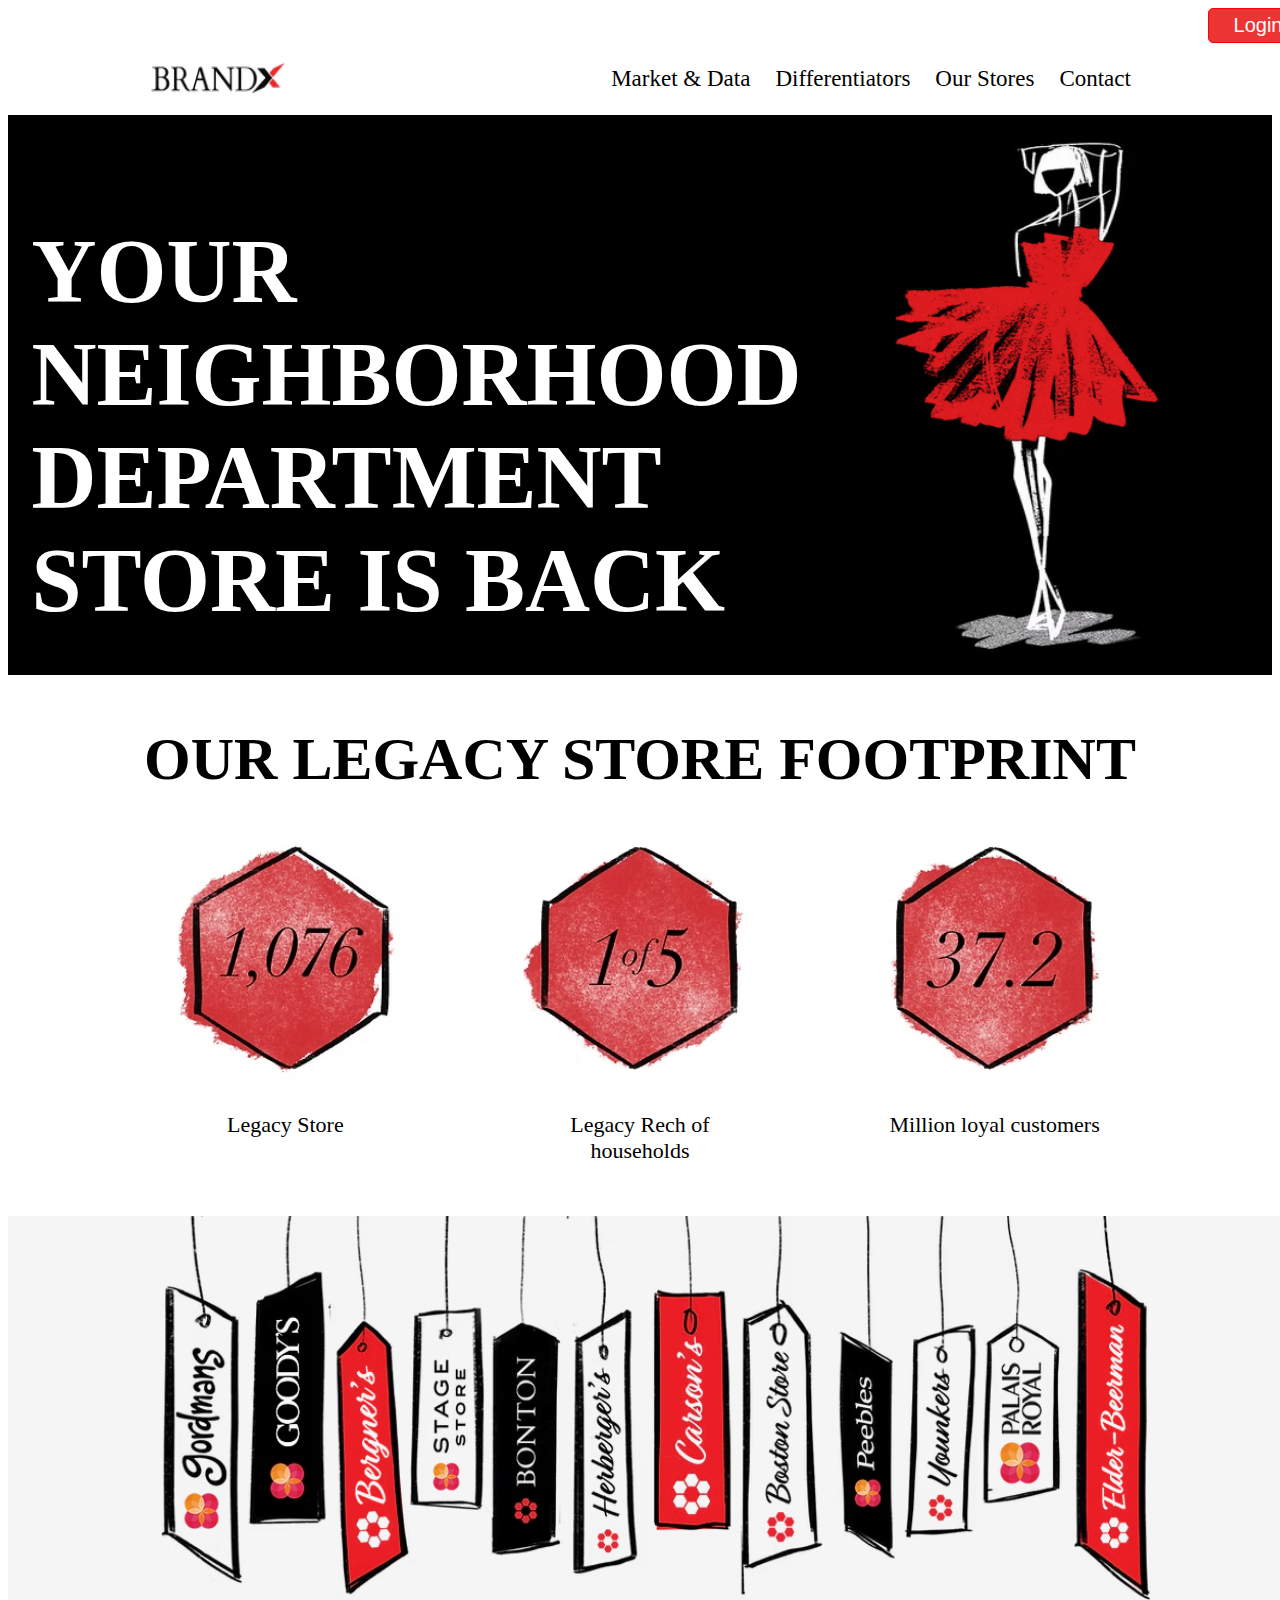
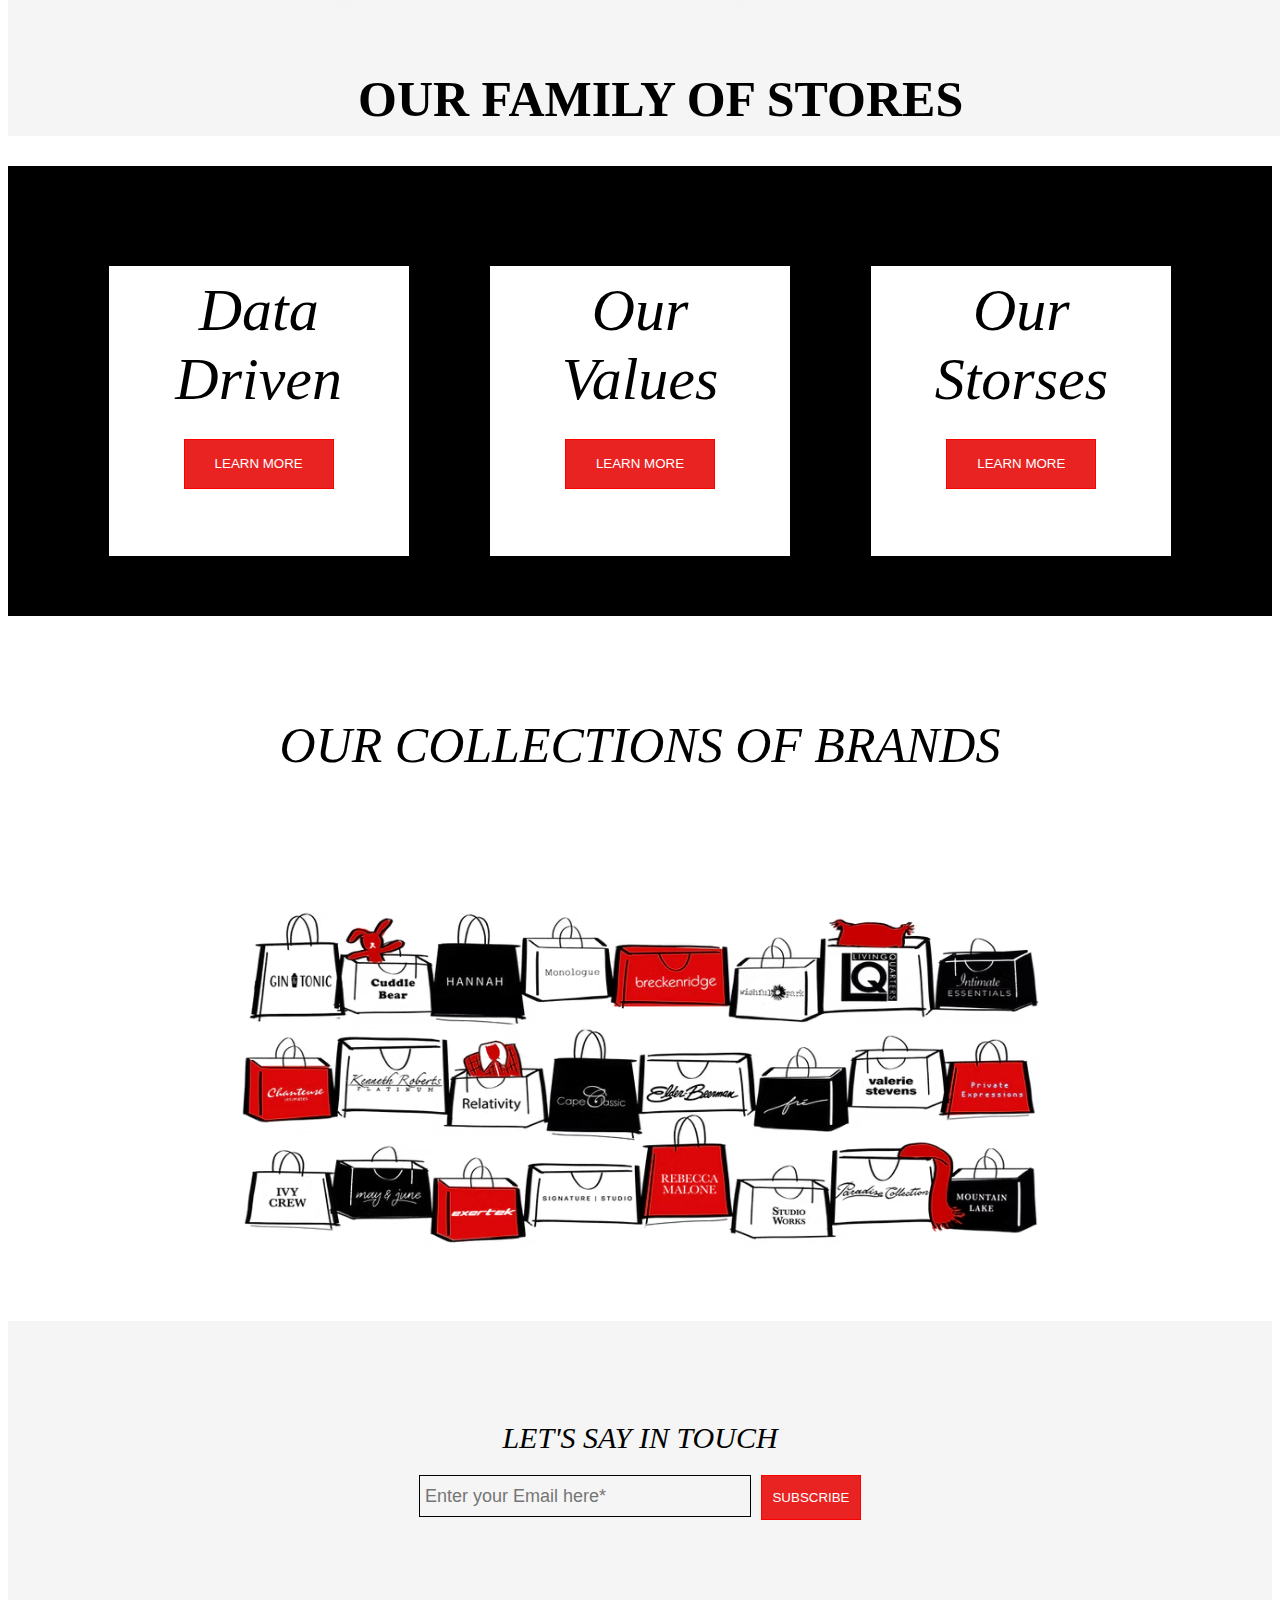
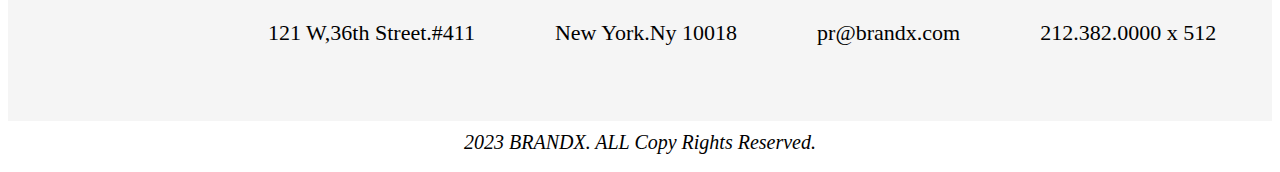
<file: index.html>
<!DOCTYPE html>
<html lang="en">
<head>
    <meta charset="UTF-8">
    <meta name="viewport" content="width=device-width, initial-scale=1.0">
    <title>Brand-X</title>
    <link rel="stylesheet" href="index.css">
    <link rel="stylesheet" href="https://cdnjs.cloudflare.com/ajax/libs/font-awesome/6.6.0/css/all.min.css" integrity="sha512-Kc323vGBEqzTmouAECnVceyQqyqdsSiqLQISBL29aUW4U/M7pSPA/gEUZQqv1cwx4OnYxTxve5UMg5GT6L4JJg==" crossorigin="anonymous" referrerpolicy="no-referrer" />
</head>
<body>
    <header>
        <a href="./login.html"><button class="loginbtn" id="loginbtn">Login</button></a>
        <nav class="navBar">
           
           <img src="./images/BRAND X logo.png" height="50px" width="140px">
           <ul class="ul">
            <a href="./Market&Data.html"><li>Market & Data</li></a>
            <a href="./Differentiators.html"> <li>Differentiators</li></a>
            <a href="./OurStores.html"><li>Our Stores</li></a>
            <a href="./contact.html"><li>Contact</li></a>
           </ul> 
        </nav>
    </header>
    <main>
        <section id="home-section1">
            <div class="text">
               <h1>
                YOUR<br>NEIGHBORHOOD<br>DEPARTMENT<br>STORE IS BACK
               </h1>
            </div>
            <div class="img">
                <img src="./images/marquee_8.png" height="550px" width="400px">
            </div>
        </section>
        <section id="home-section2">
            <h1>
                OUR LEGACY STORE FOOTPRINT
            </h1>
            <div class="imgs">
                 <div class="img1">
                    <img src="./images/1076.avif" height="250px" width="250px" >
                     <p>Legacy Store</p>
                </div>
                 <div class="img2">
                     <img src="./images/1of5.avif" height="250px" width="250px" >
                     <p>Legacy Rech of <br>households</p>
                 </div>
                 <div class="img3">
                     <img src="./images/372.avif" height="250px" width="250px" >
                     <p>Million loyal customers</p>
                 </div>
            </div>
        </section>
        <section id="home-section3">
           <img src="./images/Untitled_Artwork 28_3.png" width="1000px" height="400px">
           <h3>OUR FAMILY OF STORES</h3>
        </section>
        <section id="home-section4">
            <div class="div">

                <div class="service">
                    <em>Data <br>Driven</em>
                    <a href="./Market&Data.html"><button>LEARN MORE</button></a>
                </div>
                <div class="service">
                    <em>Our<br>Values</em>
                   <a href="./Differentiators.html"> <button>LEARN MORE</button></a>
                </div>
                <div class="service">
                    <em>Our <br>Storses</em>
                   <a href="./OurStores.html"><button>LEARN MORE</button></a>
                </div>
               
            </div>
        </section>
        <section id="home-section5">
            <em>OUR COLLECTIONS OF BRANDS</em><br>
            <img src="./images/Untitled_Artwork 47_5.avif" height="500px" width="800px">
        </section>
       
    </main>
    <footer id="footer-section">
        <div id="home-section6">
            <em>LET'S SAY IN TOUCH</em><br>
            <input type="text" placeholder="Enter your Email here*" class="input">
            <input type="button" value="SUBSCRIBE" class="btn">
            <ul id="ul">
                <li class="li"> <i class="fa-brands fa-whatsapp"></i> <i class="fa-brands fa-square-instagram"></i></li>
                <li class="li">121 W,36th Street.#411</li>
                <li class="li">New York.Ny 10018</li>
                <li class="li">pr@brandx.com</li>
                <li class="li">212.382.0000 x 512</li>
            </ul>
        </div>
        <i class="fa-regular fa-copyright"></i>
        <em> 2023 BRANDX. ALL Copy Rights Reserved.</em>
    </footer>
</body>
</html>
</file>
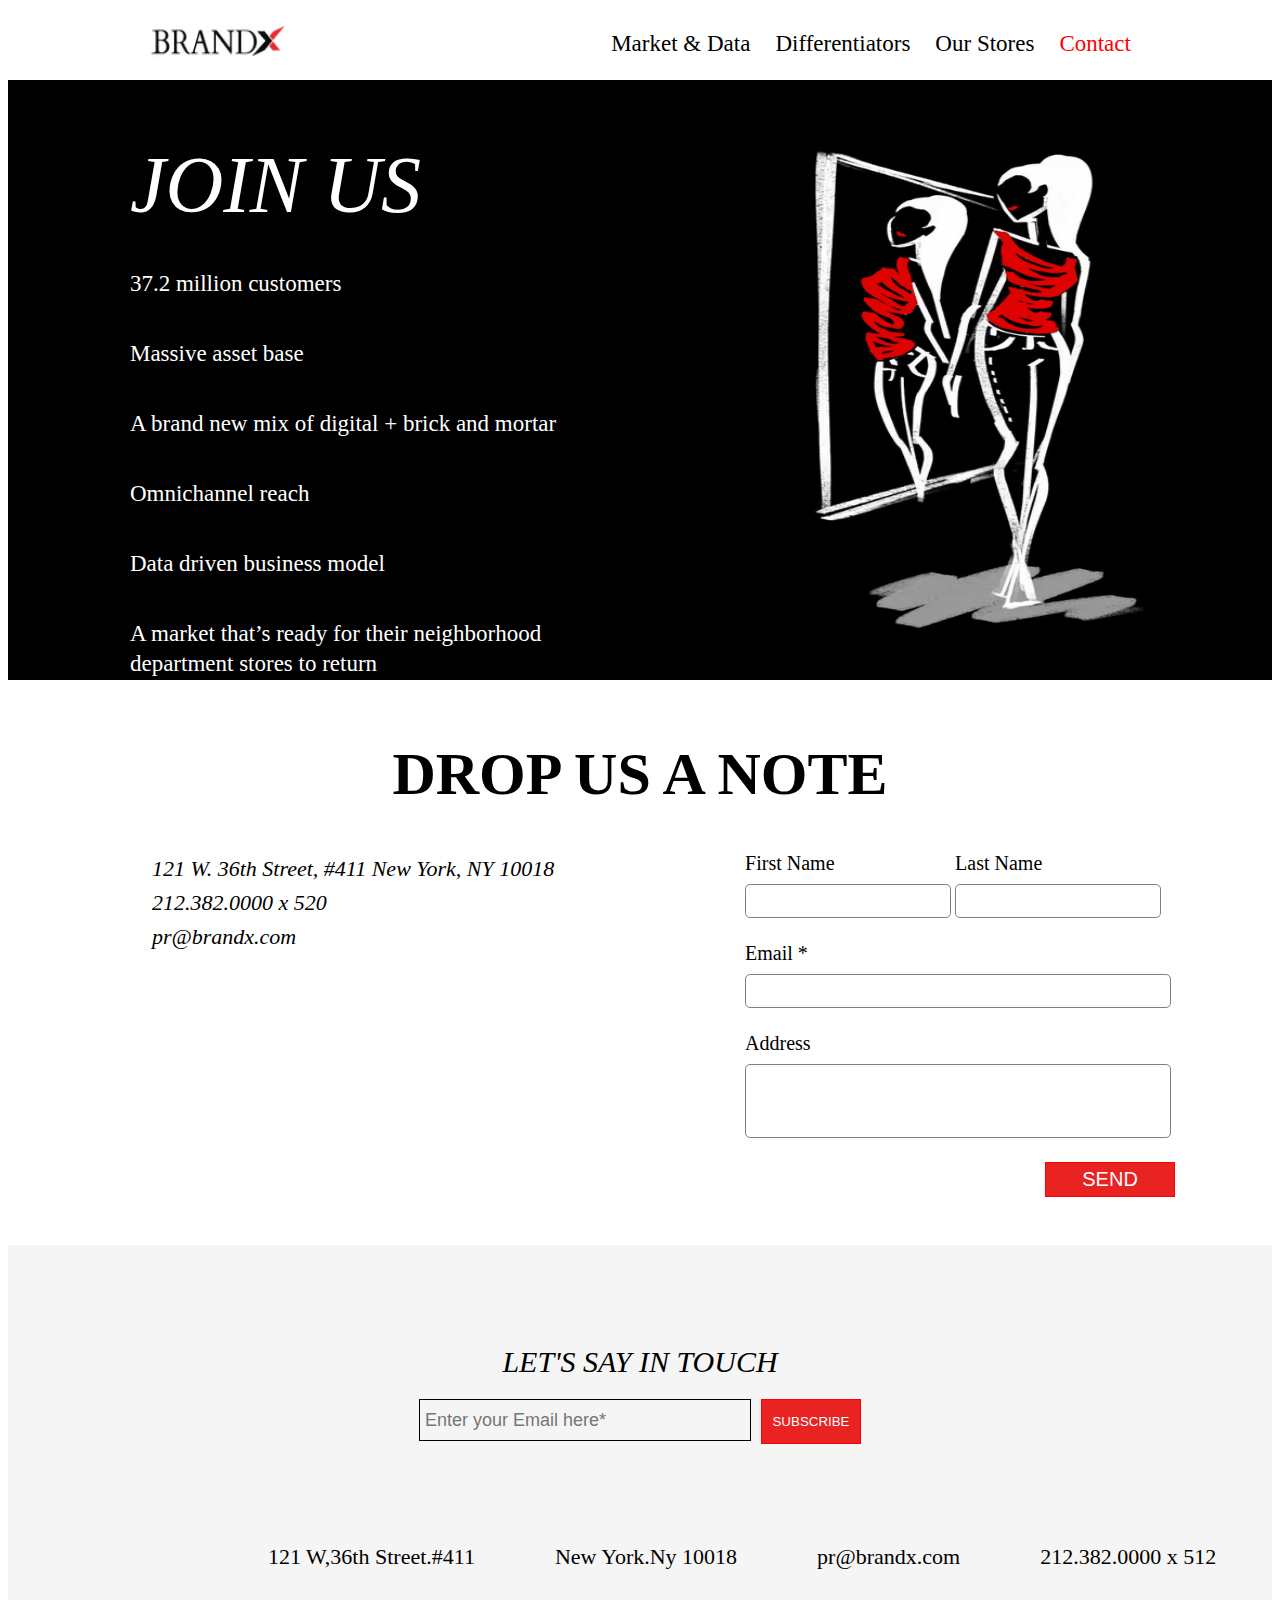
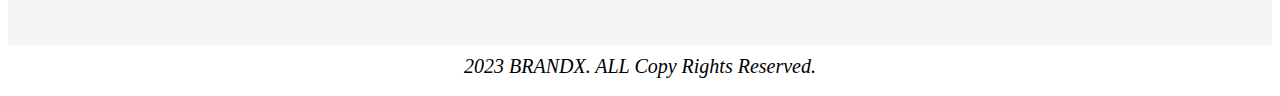
<file: contact.html>
<!DOCTYPE html>
<html lang="en">
<head>
    <meta charset="UTF-8">
    <meta name="viewport" content="width=device-width, initial-scale=1.0">
    <title>Document</title>
     <link rel="stylesheet" href="index.css">
    <link rel="stylesheet" href="https://cdnjs.cloudflare.com/ajax/libs/font-awesome/6.6.0/css/all.min.css" integrity="sha512-Kc323vGBEqzTmouAECnVceyQqyqdsSiqLQISBL29aUW4U/M7pSPA/gEUZQqv1cwx4OnYxTxve5UMg5GT6L4JJg==" crossorigin="anonymous" referrerpolicy="no-referrer" />

</head>
<body>
     <header>
        <nav class="navBar">
           
           <a href="./index.html"><img src="./images/BRAND X logo.png" height="50px" width="140px"></a>
           <ul class="ul">
             <a href="./Market&Data.html"><li>Market & Data</li></a>
            <a href="./Differentiators.html"> <li>Differentiators</li></a>
             <a href="./OurStores.html"><li>Our Stores</li></a>
            <li style="color: red;">Contact</li>
           </ul>
            
        </nav>
    </header>
    <main>
        <section id="contact-section1">
           <div class="contact-section1">
              <div class="txt-area">
                <em>JOIN US</em><br>
                
                <p><i class="fas fa-check" style="color: red;font-size:40px"></i> 37.2 million customers</p>
                <p><i class="fas fa-check" style="color: red;font-size:40px"></i> Massive asset base</p>
                <p><i class="fas fa-check" style="color: red;font-size:40px"></i> A brand new mix of digital + brick and mortar</p>
                <p><i class="fas fa-check" style="color: red;font-size:40px"></i> Omnichannel reach</p>
                <p><i class="fas fa-check" style="color: red;font-size:40px"></i> Data driven business model</p>
                <p><i class="fas fa-check" style="color: red;font-size:40px"></i>
                    A market that’s ready for their neighborhood<br>
                    department stores to return
                </p>
            </div>
              <div class="img-area">
                <img src="./images/Untitled_Artwork 8_2.png" width="350px" height="500px">
              </div>
           </div>
        </section>
        <section id="contact-section2">
            <h1>DROP US A NOTE</h1>
            <div class="contact-section2">
               <div class="address-area">
                <i class="fas fa-map-marker-alt" id="icon"></i>
                <em>121 W. 36th Street, #411 
                   New York, NY 10018
                </em><br>
                <i class="fas fa-phone" id="icon"></i>
                <em>212.382.0000 x 520</em><br>
                <i class="fas fa-envelope" id="icon"></i>
                <em>pr@brandx.com</em><br>
                <i class="fas fa-thumbs-up" id="icon"></i>
                <em>
                    <i class="fab fa-facebook-f"></i>
                    <i class="fab fa-instagram"></i>
                </em>
               </div>
               <div class="form-area">
                
                <form>
                    <table>
                        <tr>
                            <td>First Name</td>
                            <td>Last Name</td>
                        </tr>
                        <tr>
                            <td><input type="text" id="inp"></td>
                             <td><input type="text" id="inp"></td>
                        </tr>
                        <tr>
                            <td>Email *</td>
                        </tr>
                        <tr>
                            <td colspan="2"><input type="text" id="inp1"></td>
                        </tr>
                         <tr>
                            <td>Address</td>
                        </tr>
                        <tr>
                            <td colspan="2"><input type="text" id="inp2"></td>
                        </tr>
                        <tr>
                            <td></td>
                            <td><button>SEND</button></td>
                        </tr>
                    </table>
                </form>

               </div>
            </div>
        </section>
    </main>
    <footer id="footer-section">
        <div id="home-section6">
            <em>LET'S SAY IN TOUCH</em><br>
            <input type="text" placeholder="Enter your Email here*" class="input">
            <input type="button" value="SUBSCRIBE" class="btn">
            <ul id="ul">
                <li class="li"> <i class="fa-brands fa-whatsapp"></i> <i class="fa-brands fa-square-instagram"></i></li>
                <li class="li">121 W,36th Street.#411</li>
                <li class="li">New York.Ny 10018</li>
                <li class="li">pr@brandx.com</li>
                <li class="li">212.382.0000 x 512</li>
            </ul>
        </div>
        <i class="fa-regular fa-copyright"></i>
        <em> 2023 BRANDX. ALL Copy Rights Reserved.</em>
    </footer>
</body>
</html>
</file>
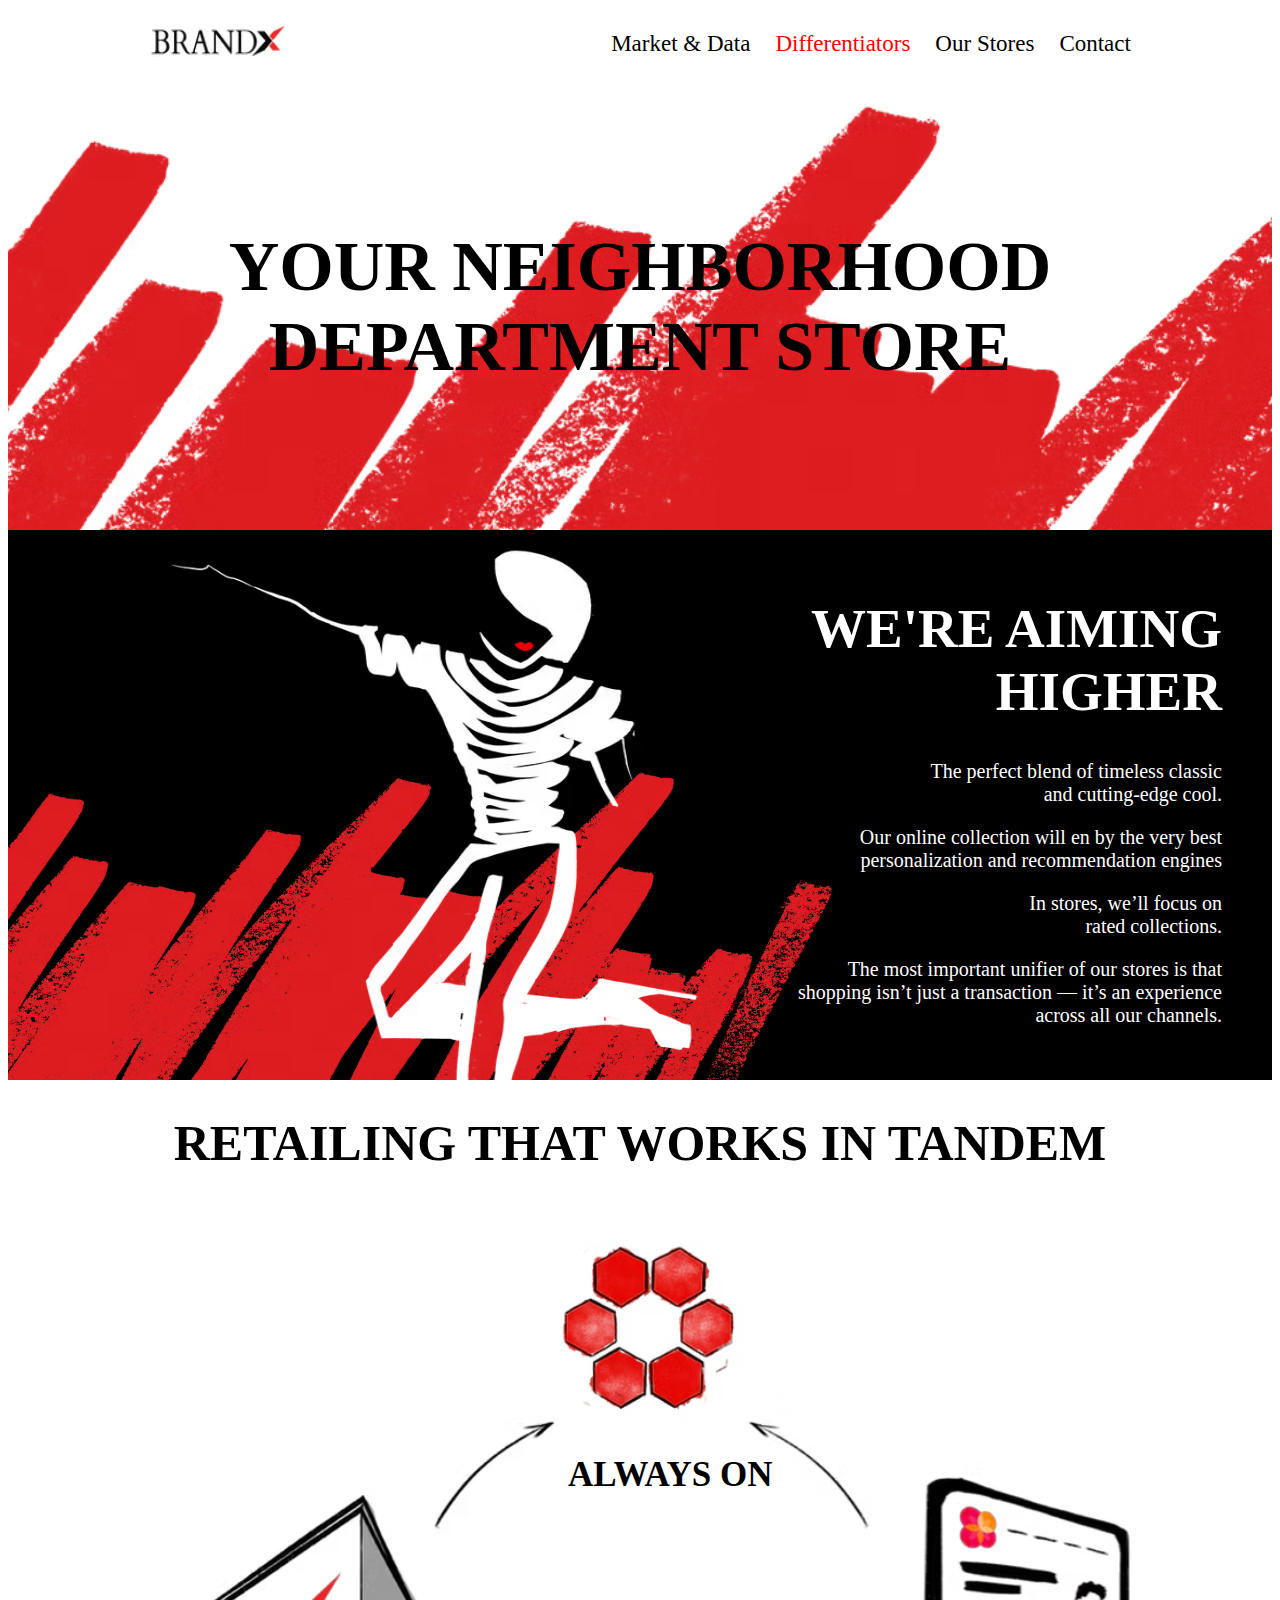
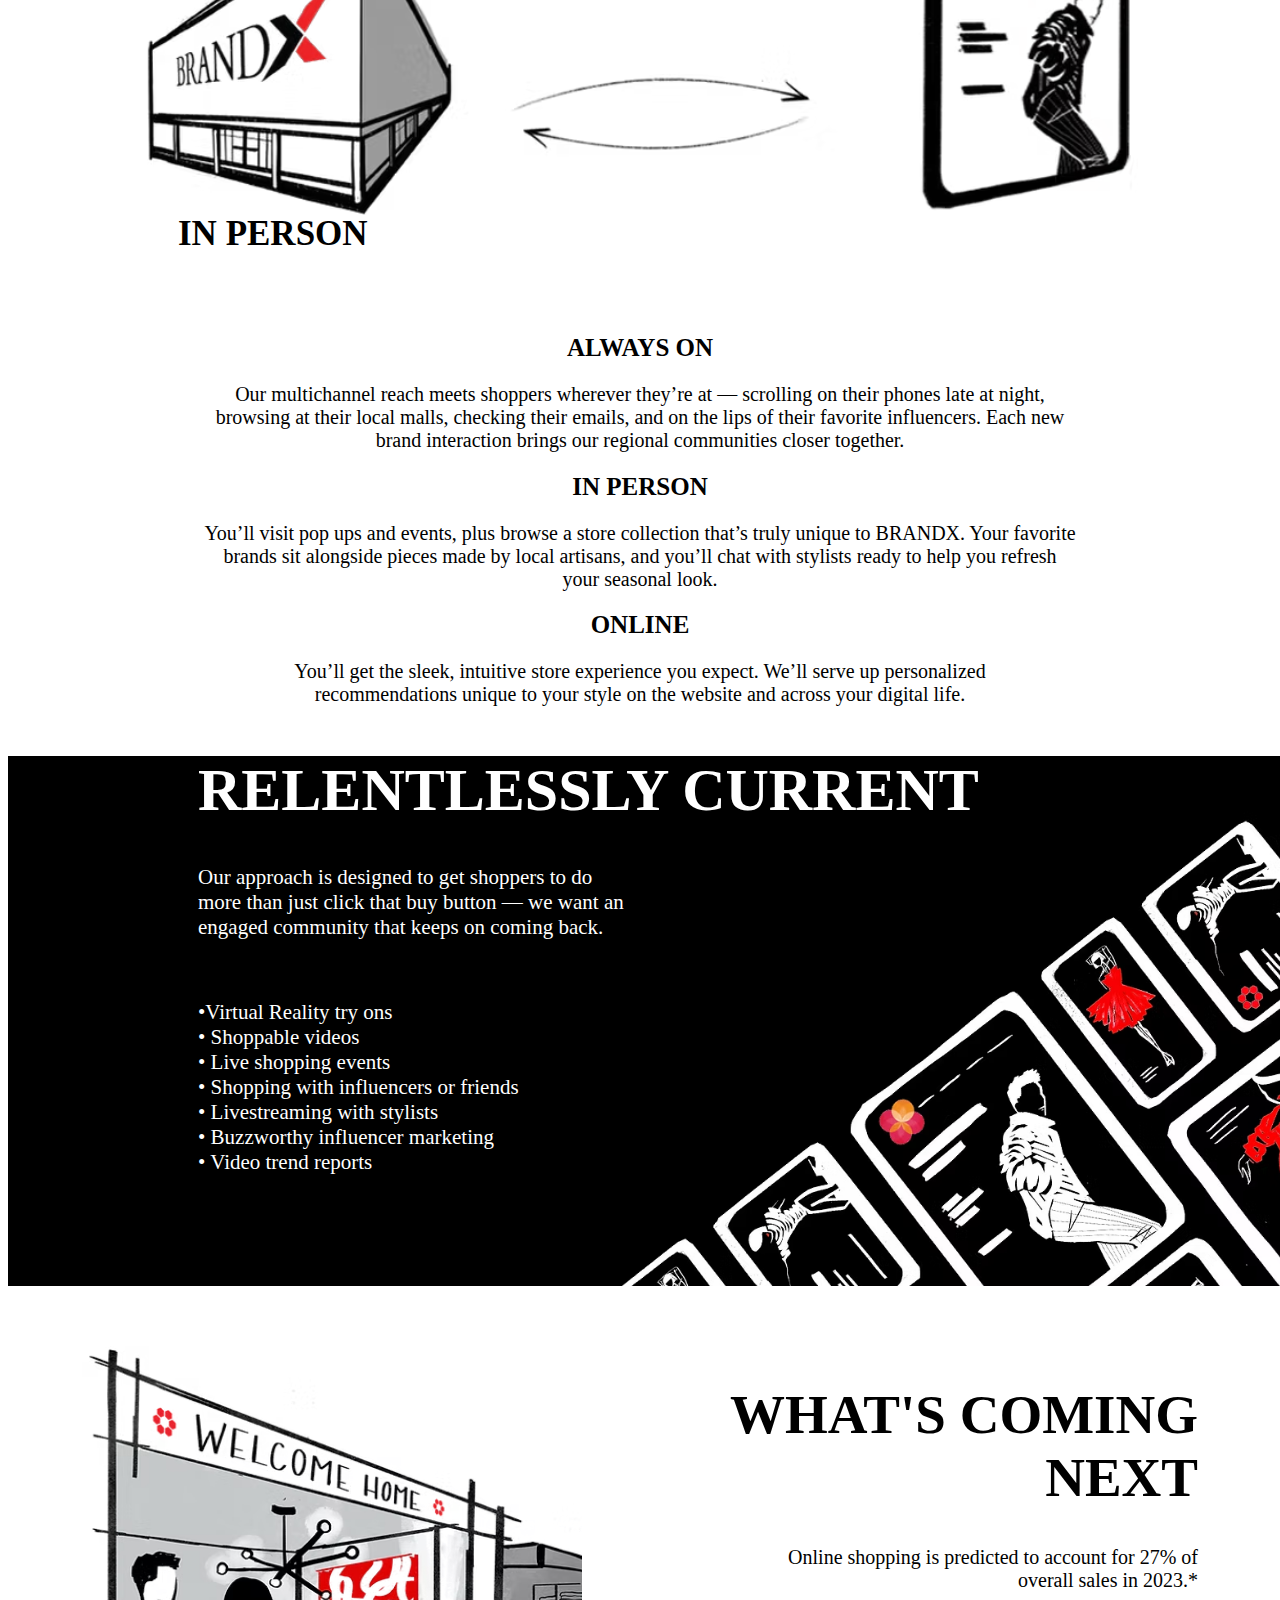
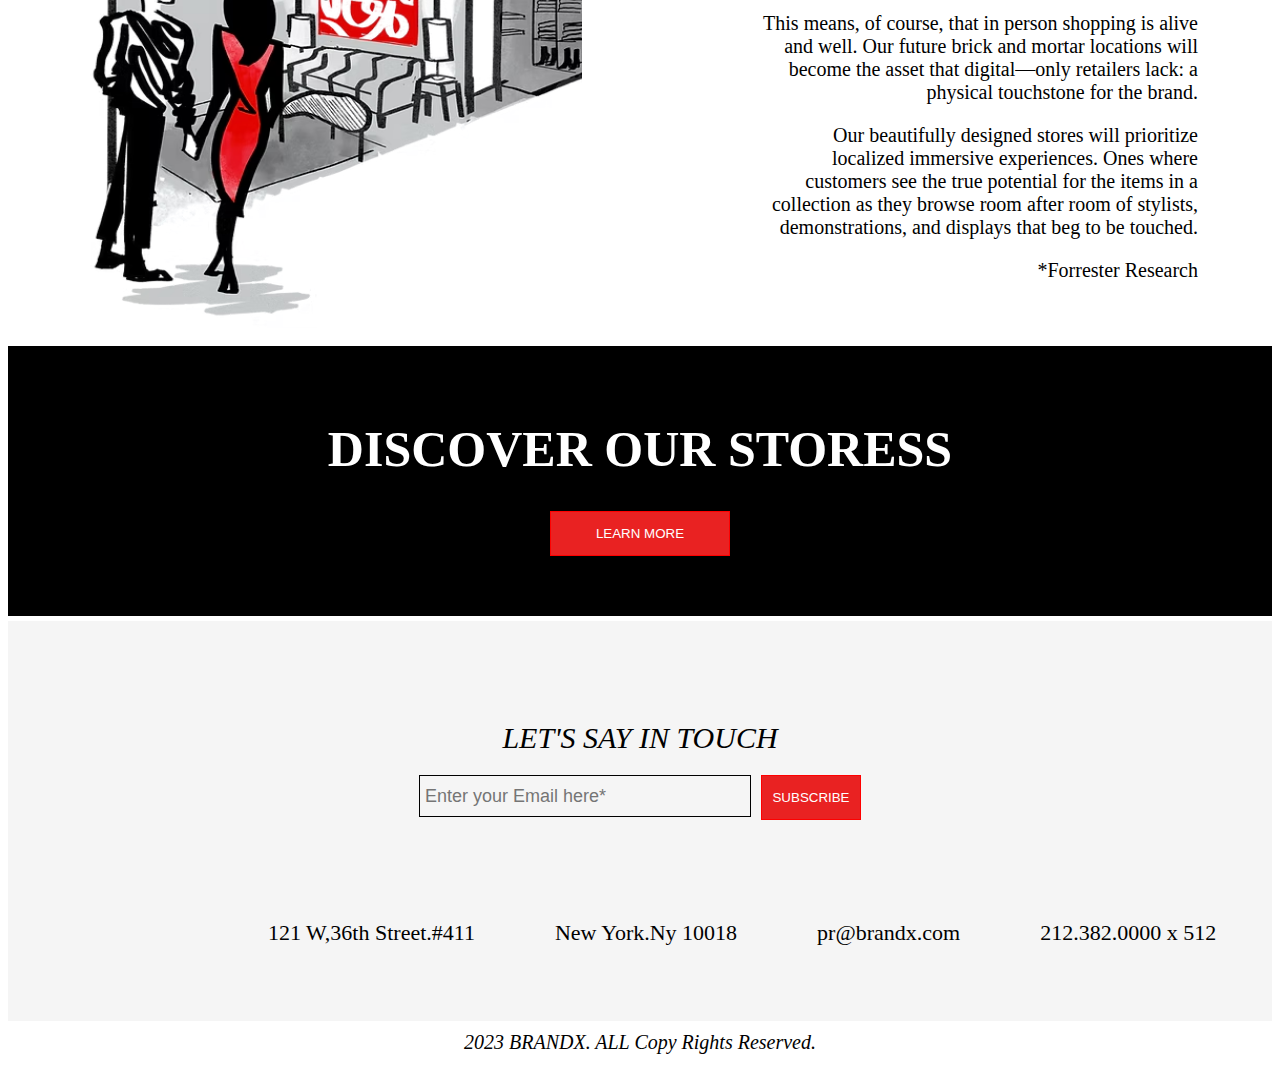
<file: Differentiators.html>
<!DOCTYPE html>
<html lang="en">
<head>
    <meta charset="UTF-8">
    <meta name="viewport" content="width=device-width, initial-scale=1.0">
    <title>Document</title>
    <link rel="stylesheet" href="index.css">
     <link rel="stylesheet" href="https://cdnjs.cloudflare.com/ajax/libs/font-awesome/6.6.0/css/all.min.css" integrity="sha512-Kc323vGBEqzTmouAECnVceyQqyqdsSiqLQISBL29aUW4U/M7pSPA/gEUZQqv1cwx4OnYxTxve5UMg5GT6L4JJg==" crossorigin="anonymous" referrerpolicy="no-referrer" />

</head>
<body>
    <header>
        <nav class="navBar">
           
           <a href="./index.html"><img src="./images/BRAND X logo.png" height="50px" width="140px"></a>
           <ul class="ul">
            <a href="./Market&Data.html"><li>Market & Data</li></a>
            <li style="color: red;">Differentiators</li>
            <a href="./OurStores.html"><li>Our Stores</li></a>
            <a href="./contact.html"><li>Contact</li></a>
           </ul>
            
        </nav>
    </header> 
    <main>
        <section id="Differentiators-section1">
            <h1>YOUR NEIGHBORHOOD<br>DEPARTMENT STORE</h1>
        </section>
        <section id="Differentiators-section2">

            <div class="Differentiators-section2">
                <div class="img-area">
                    <img src="./images/Untitled_Artwork-12.png" height="550px" width="550px">
                </div>
                <div class="text-area">
                    <h1>
                        WE'RE AIMING <br>HIGHER
                    </h1>
                    <p>The perfect blend of timeless classic<br>
                       and cutting-edge cool.
                    </p>
                    <p>
                        Our online collection will en by the very best <br>
                        personalization and recommendation engines 
                    </p>
                    <p>
                        In stores, we’ll focus on <br>
                        rated collections.
                    </p>
                    <p>
                      The most important unifier of our stores is that <br>
                      shopping isn’t just a transaction — it’s an experience<br>
                      across all our channels.  
                    </p>
                </div>
            </div>

        </section>
        <section id="Differentiators-section3">
              <h1>RETAILING THAT WORKS IN TANDEM</h1>
              <div>
                  <h2 class="t1">ALWAYS ON</h2>
                  <h2 class="t2">IN PERSON</h2>
                 
                  
              </div>
        </section>
        <section id="Differentiators-section4">
               <h2>ALWAYS ON</h2>
               <p>
                Our multichannel reach meets shoppers wherever they’re at — scrolling on their phones late at night, <br>
                browsing at their local malls, checking their emails, and on the lips of their favorite influencers. Each new<br>
                brand interaction brings our regional communities closer together. 
               </p>
               <h2>IN PERSON</h2>
               <p>
                You’ll visit pop ups and events, plus browse a store collection that’s truly unique to BRANDX. Your favorite<br> 
                brands sit alongside pieces made by local artisans, and you’ll chat with stylists ready to help you refresh<br>
                your seasonal look.
               </p>
               <h2>ONLINE</h2>
               <p>
                You’ll get the sleek, intuitive store experience you expect. We’ll serve up personalized<br>
                recommendations unique to your style on the website and across your digital life.
               </p>
        </section>
        <section id="Differentiators-section5">
         
            <h1>
                RELENTLESSLY CURRENT
            </h1>
            <p>
                Our approach is designed to get shoppers to do<br>
                more than just click that buy button — we want an <br>
                engaged community that keeps on coming back. 
            </p><br>
            <p>
                
                •Virtual Reality try ons<br>
                • Shoppable videos<br>
                • Live shopping events<br>
                • Shopping with influencers or friends<br>
                • Livestreaming with stylists<br>
                • Buzzworthy influencer marketing<br>
                • Video trend reports<br>
            </p>
        </section>
        <section id="Differentiators-section6">
           <div class="Differentiators-section6">
               <div class="img-area">
                  <img src="./images/Untitled_Artwork 40.png" width="500px" height="600px">
               </div>
               <div class="text-area">
                 <h1>WHAT'S COMING <br>NEXT</h1>
                 <p>
                    Online shopping is predicted to account for 27% of<br> 
                    overall sales in 2023.* 
                 </p>
                 <p>
                    This means, of course, that in person shopping is alive<br> 
                    and well. Our future brick and mortar locations will<br> 
                    become the asset that digital—only retailers lack:  a<br> 
                    physical touchstone for the brand.
                 </p>
                 <p>
                    Our beautifully designed stores will prioritize<br>
                    localized immersive experiences. Ones where<br>
                    customers see the true potential for the items in a<br>
                     collection as they browse room after room of stylists,<br> 
                     demonstrations, and displays that beg to be touched.   
                 </p>
                 <p>
                    *Forrester Research
                 </p>
               </div>
           </div>
        </section>
        <section id="Differentiators-section7">
             <h1>DISCOVER OUR STORESS</h1>
            <a href="./OurStores.html"> <button>LEARN MORE</button></a>
        </section>
    </main>
    <footer id="footer-section">
        <div id="home-section6">
            <em>LET'S SAY IN TOUCH</em><br>
            <input type="text" placeholder="Enter your Email here*" class="input">
            <input type="button" value="SUBSCRIBE" class="btn">
            <ul id="ul">
                <li class="li"> <i class="fa-brands fa-whatsapp"></i> <i class="fa-brands fa-square-instagram"></i></li>
                <li class="li">121 W,36th Street.#411</li>
                <li class="li">New York.Ny 10018</li>
                <li class="li">pr@brandx.com</li>
                <li class="li">212.382.0000 x 512</li>
            </ul>
        </div>
        <i class="fa-regular fa-copyright"></i>
        <em> 2023 BRANDX. ALL Copy Rights Reserved.</em>
    </footer>
</body>
</html>
</file>
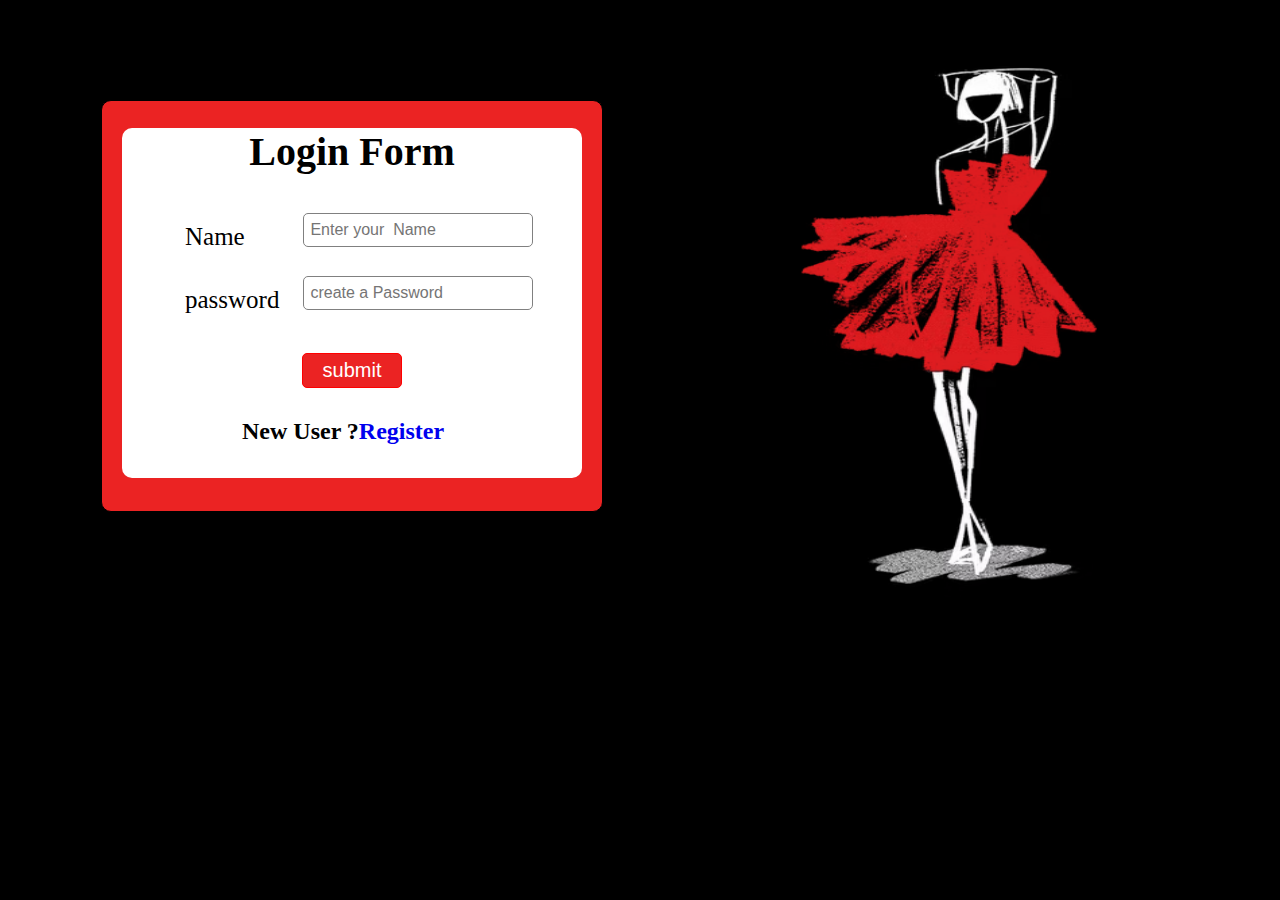
<file: login.html>
<!DOCTYPE html>
<html lang="en">
<head>
    <meta charset="UTF-8">
    <meta name="viewport" content="width=device-width, initial-scale=1.0">
    <title>Register page</title>
    
   
</head>
<style>
       
#home-section1{
    display: flex;
    justify-content: space-around;
    height: 600px;
    width: 100%;
    background-color: black;
    margin-top: 40px;
}
.div{
    width: 500px;
    height: 410px;
    margin-top: 60px;
    border: 1px solid black;
    border-radius: 10px;
    margin-left: 20px;
    background-color:#eb2323;
    padding-top: 0%;
}
.div form h1{
    font-size: 40px;
    text-align: center;
    margin-bottom: 30px;
    font-family:cursive;
}
form{
    background-color: white;
    width: 460px;
    height: 350px;
    margin-left: 20px;
    margin-right: 30px;
    border-radius: 10px;
}

form table {
    padding-left: 30px;
    margin-top: 15px;
   
}
table td label{

    font-size: 25px;
    margin-top: 10px;
    margin-bottom: 5px;
    margin-left: 30px;
    font-family:cursive;
}
table td .inp{

    width: 220px;
    height: 30px;
    border-radius: 5px;
    border: 1px solid gray;
    margin-bottom: 20px;
    margin-top: 5px;
    padding-left: 6px;
    font-size: 16px;
    margin-left: 20px;
}

table td .inp1{

    width: 450px;
    height: 30px;
    border-radius: 5px;
    border: 1px solid gray;
    margin-bottom: 10px;
    margin-top: 5px;
    padding-left: 5px;
    font-size: 18px;
}

form .btn{

    margin-top: 20px;
    margin-left: 180px;
    width: 100px;
    height: 35px;
    border: 1px solid red;
    background-color:#eb2323;
    border-radius: 5px;
    color: white;
    font-size:20px;
}
form h2{
    margin-left: 120px;
    margin-top: 30px;
    font-family:cursive;
}
a{
    text-decoration: none;
}
.body{

    background-color:black;
}
</style>
<body class="body">
    <section id="home-section1">
            <div class="div">
                 <form id="form" name="form" onsubmit="return(login())"  action="./index.html">
                    <h1 >Login Form</h1>
                    <table>
                        <tr>
                            <td>
                                 <label>Name</label>
                            </td>
                             <td>
                                <input type="text" class="inp" placeholder="Enter your  Name"  id="name">
                            </td>
                         </tr>
                         <tr>
                             <td>
                                <label>password</label>
                             </td>
                             <td>
                                <input type="password" class="inp" placeholder="create a Password" id="password">
                            </td>
                         </tr>
                     </table>
                     <button class="btn" onclick="a1()" >submit</button>
                     <h2>
                        New User ?<a href="./register.html">Register</a>
                     </h2>
                 </form>
            </div>
            <div class="img">
                <img src="./images/marquee_8.png" height="560px" width="450px">
            </div>
        </section>
</body>
<script src="./index.js"></script>
</html>
</file>
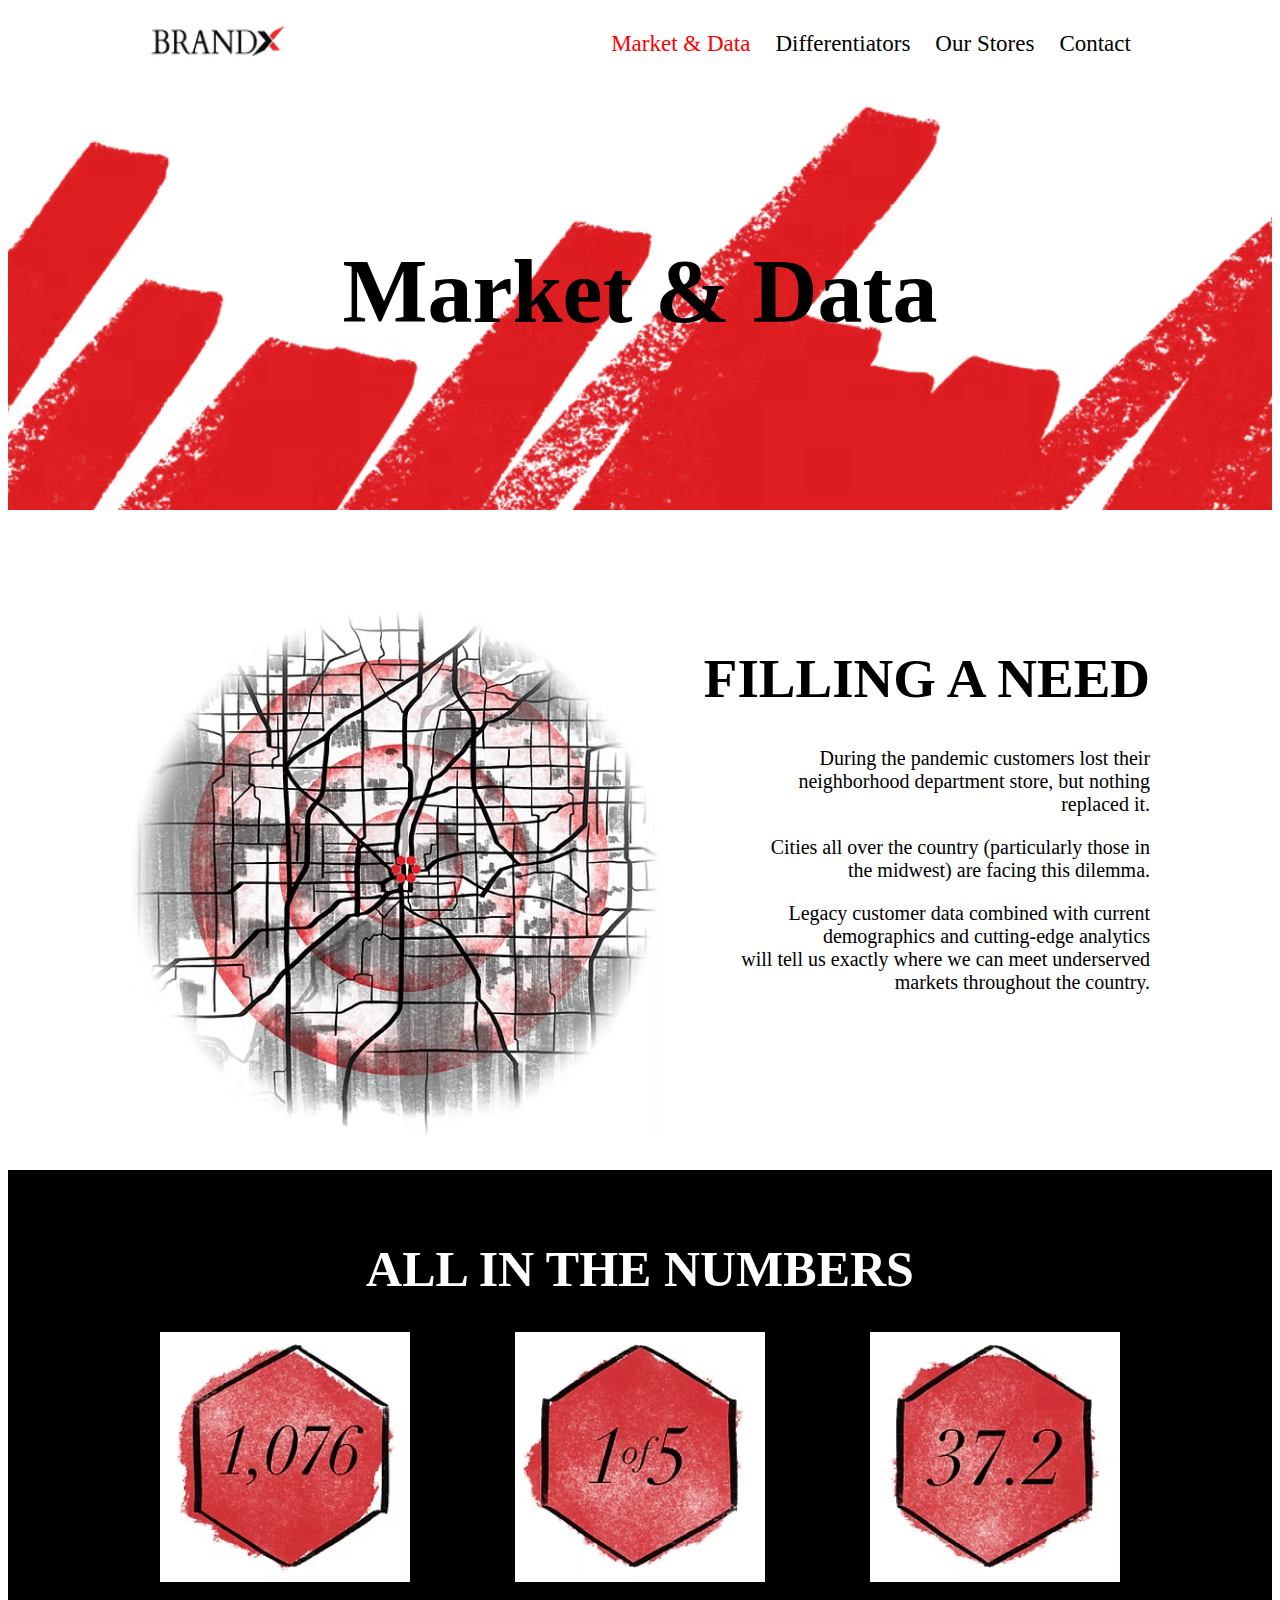
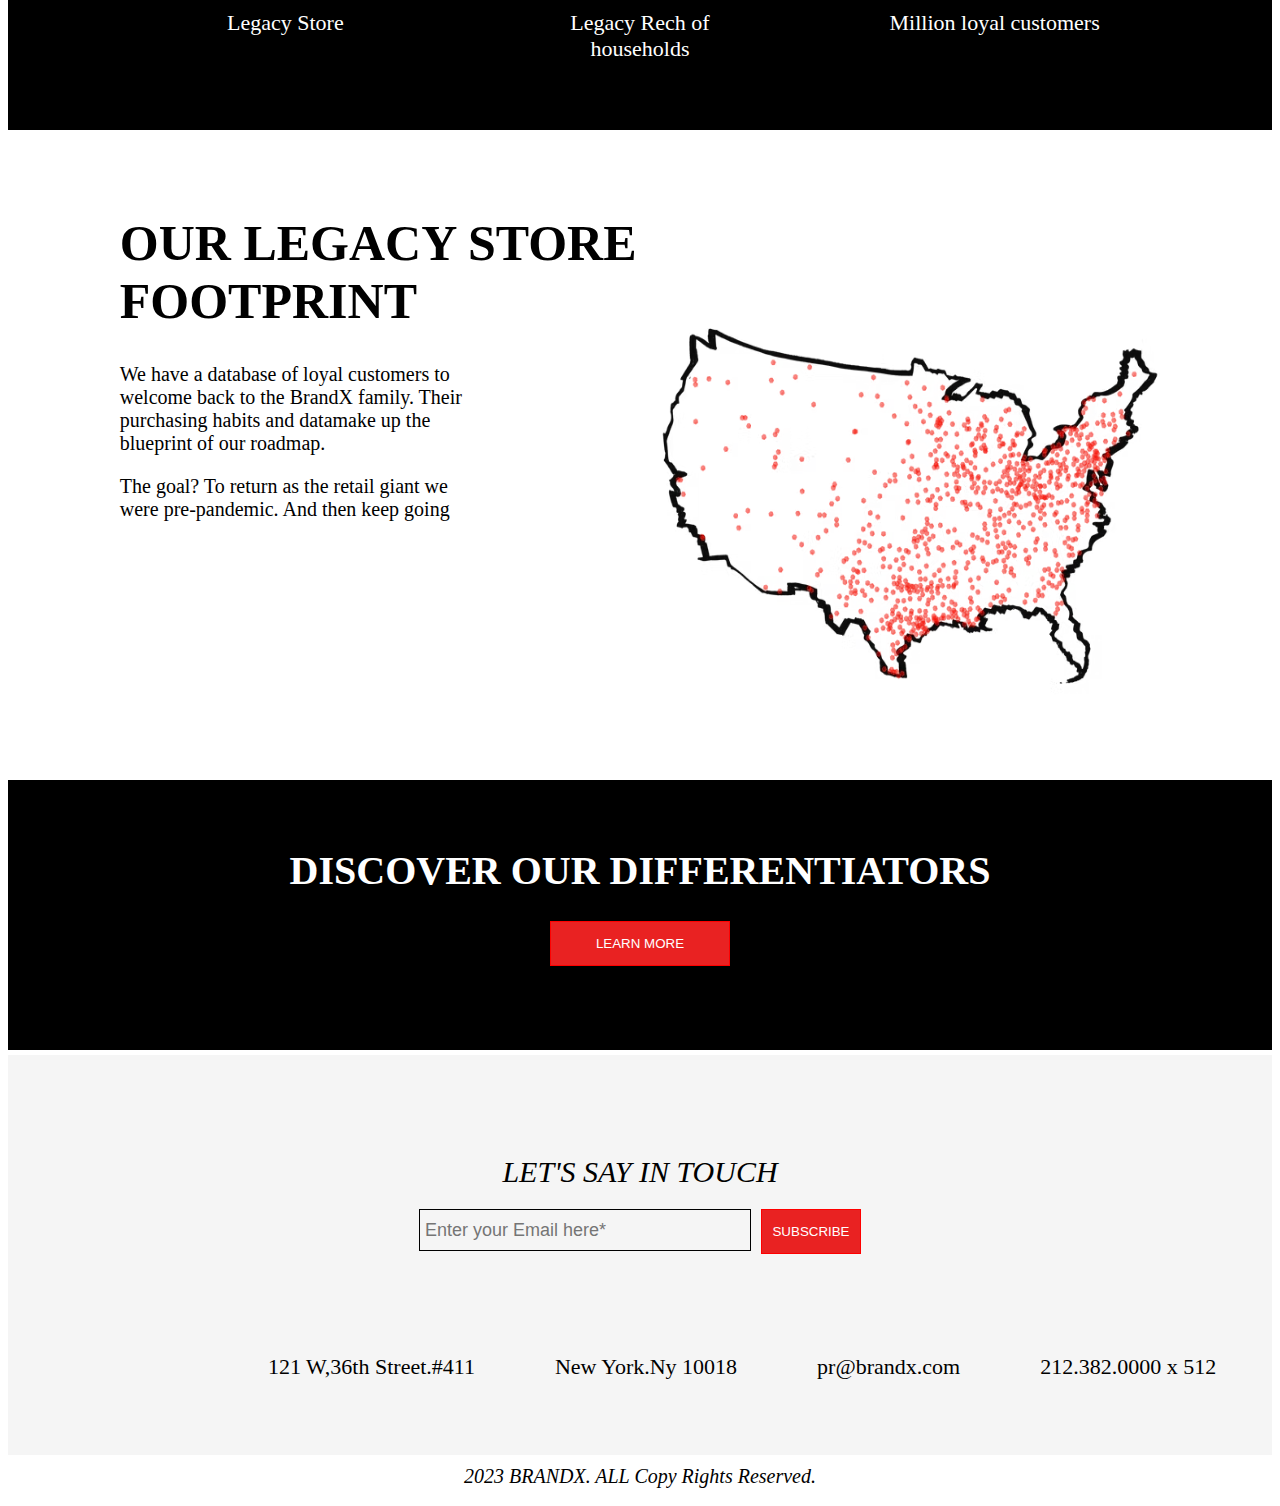
<file: Market&Data.html>
<!DOCTYPE html>
<html lang="en">
<head>
    <meta charset="UTF-8">
    <meta name="viewport" content="width=device-width, initial-scale=1.0">
    <title>Document</title>
     <link rel="stylesheet" href="index.css">
     <link rel="stylesheet" href="https://cdnjs.cloudflare.com/ajax/libs/font-awesome/6.6.0/css/all.min.css" integrity="sha512-Kc323vGBEqzTmouAECnVceyQqyqdsSiqLQISBL29aUW4U/M7pSPA/gEUZQqv1cwx4OnYxTxve5UMg5GT6L4JJg==" crossorigin="anonymous" referrerpolicy="no-referrer" />
</head>
<body>
     <header>
        <nav class="navBar">
           
           <a href="./index.html"><img src="./images/BRAND X logo.png" height="50px" width="140px"></a>
           <ul class="ul">
             <li style="color:red">Market & Data</li>
             <a href="./Differentiators.html"><li>Differentiators</li></a>
             <a href="./OurStores.html"><li>Our Stores</li></a>
             <a href="./contact.html"><li>Contact</li></a>
           </ul>
            
        </nav>
    </header>
    <main>
        <section id="Market-Data-section1">
            <h1>Market & Data</h1>
        </section>
        <section id="Market-Data-section2">
            <div class="Market-Data-section2">
                <div class="img-area">
                   <img src="./images/Untitled_Artwork 30.png" height="530px" width="530px">
                </div>
                <div class="text-area">
                     <h1>FILLING  A  NEED</h1>
                     <p>
                       During the pandemic customers lost their <br> neighborhood department
                        store, but nothing<br> replaced it.  
                     </p>
                     <p>
                        Cities all over the country (particularly those
                         in <br> the midwest) are facing this dilemma.
                     </p>
                     <p>
                        Legacy customer data combined with current<br> demographics and cutting-edge analytics<br>
                         will tell us exactly where we can
                         meet underserved<br>markets throughout the country.
                     </p>
                </div>
            </div>
        </section>
         <section id="Market-Data-section3">
            <h1>
               ALL IN THE NUMBERS
            </h1>
            <div class="imgs">
                 <div class="img">
                    <img src="./images/1076.avif" height="250px" width="250px" >
                     <p>Legacy Store</p>
                </div>
                 <div class="img">
                     <img src="./images/1of5.avif" height="250px" width="250px" >
                     <p>Legacy Rech of <br>households</p>
                 </div>
                 <div class="img">
                     <img src="./images/372.avif" height="250px" width="250px" >
                     <p>Million loyal customers</p>
                 </div>
            </div>
        </section>
        <section id="Market-Data-section4">

            <div class="Market-Data-section4">
                <div class="text-area">
                    <h1>OUR LEGACY STORE<br> FOOTPRINT</h1>
                    <p>We have a database of loyal customers to<br> welcome back to the BrandX family. Their<br>
                       purchasing habits and datamake up the<br>
                       blueprint of our roadmap.
                    </p>
                    <p>
                        The goal? To return as the retail giant we<br>
                        were pre-pandemic. And then keep going
                    </p>
                </div>
                <div class="img-area">
                    <img src="./images/Untitled_Artwork 4.png" height="450px" width="500px">
                </div>
            </div>
        </section>
        <section id="Market-Data-section5">

            <h1>DISCOVER OUR DIFFERENTIATORS</h1>
            <a href="./Differentiators.html"> <button>LEARN MORE</button></a>

        </section>
    </main>
     <footer id="footer-section">
        <div id="home-section6">
            <em>LET'S SAY IN TOUCH</em><br>
            <input type="text" placeholder="Enter your Email here*" class="input">
            <input type="button" value="SUBSCRIBE" class="btn">
            <ul id="ul">
                <li class="li"> <i class="fa-brands fa-whatsapp"></i> <i class="fa-brands fa-square-instagram"></i></li>
                <li class="li">121 W,36th Street.#411</li>
                <li class="li">New York.Ny 10018</li>
                <li class="li">pr@brandx.com</li>
                <li class="li">212.382.0000 x 512</li>
            </ul>
        </div>
        <i class="fa-regular fa-copyright"></i>
        <em> 2023 BRANDX. ALL Copy Rights Reserved.</em>
    </footer>
</body>
</html>
</file>
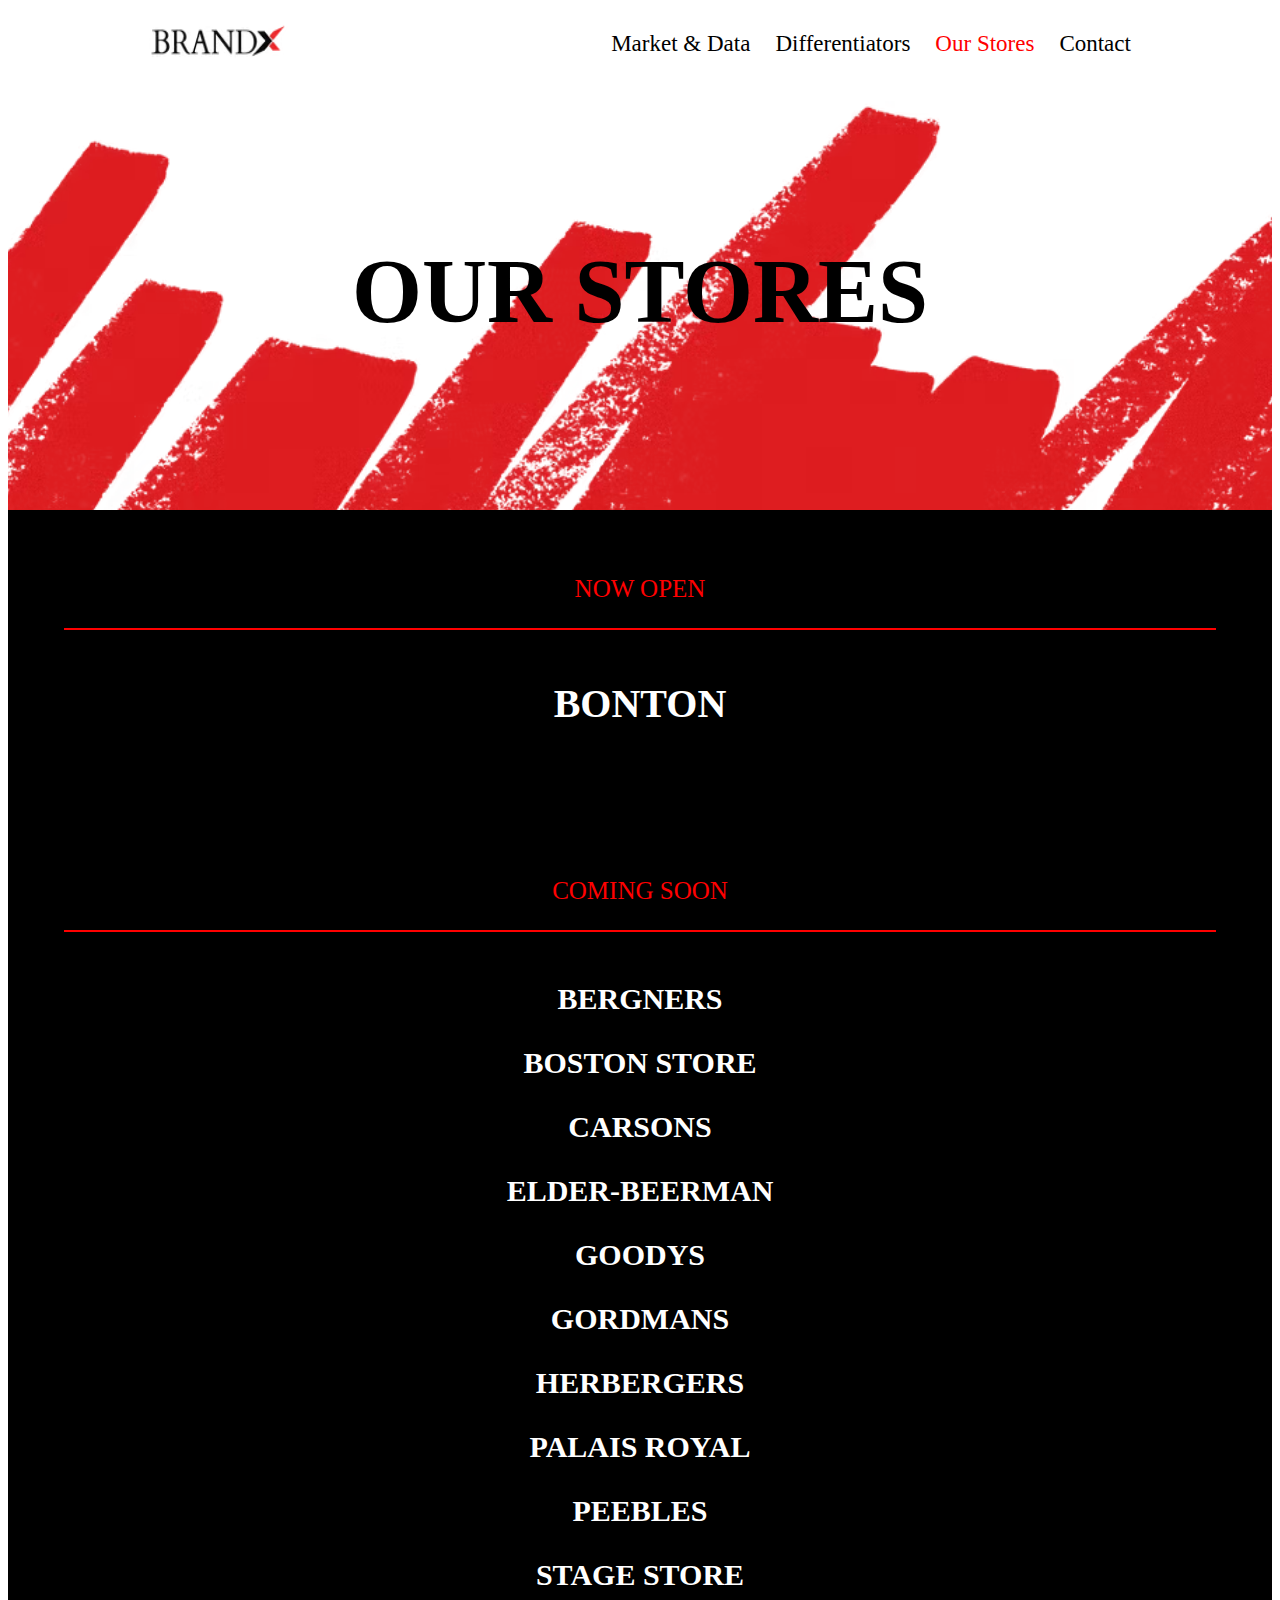
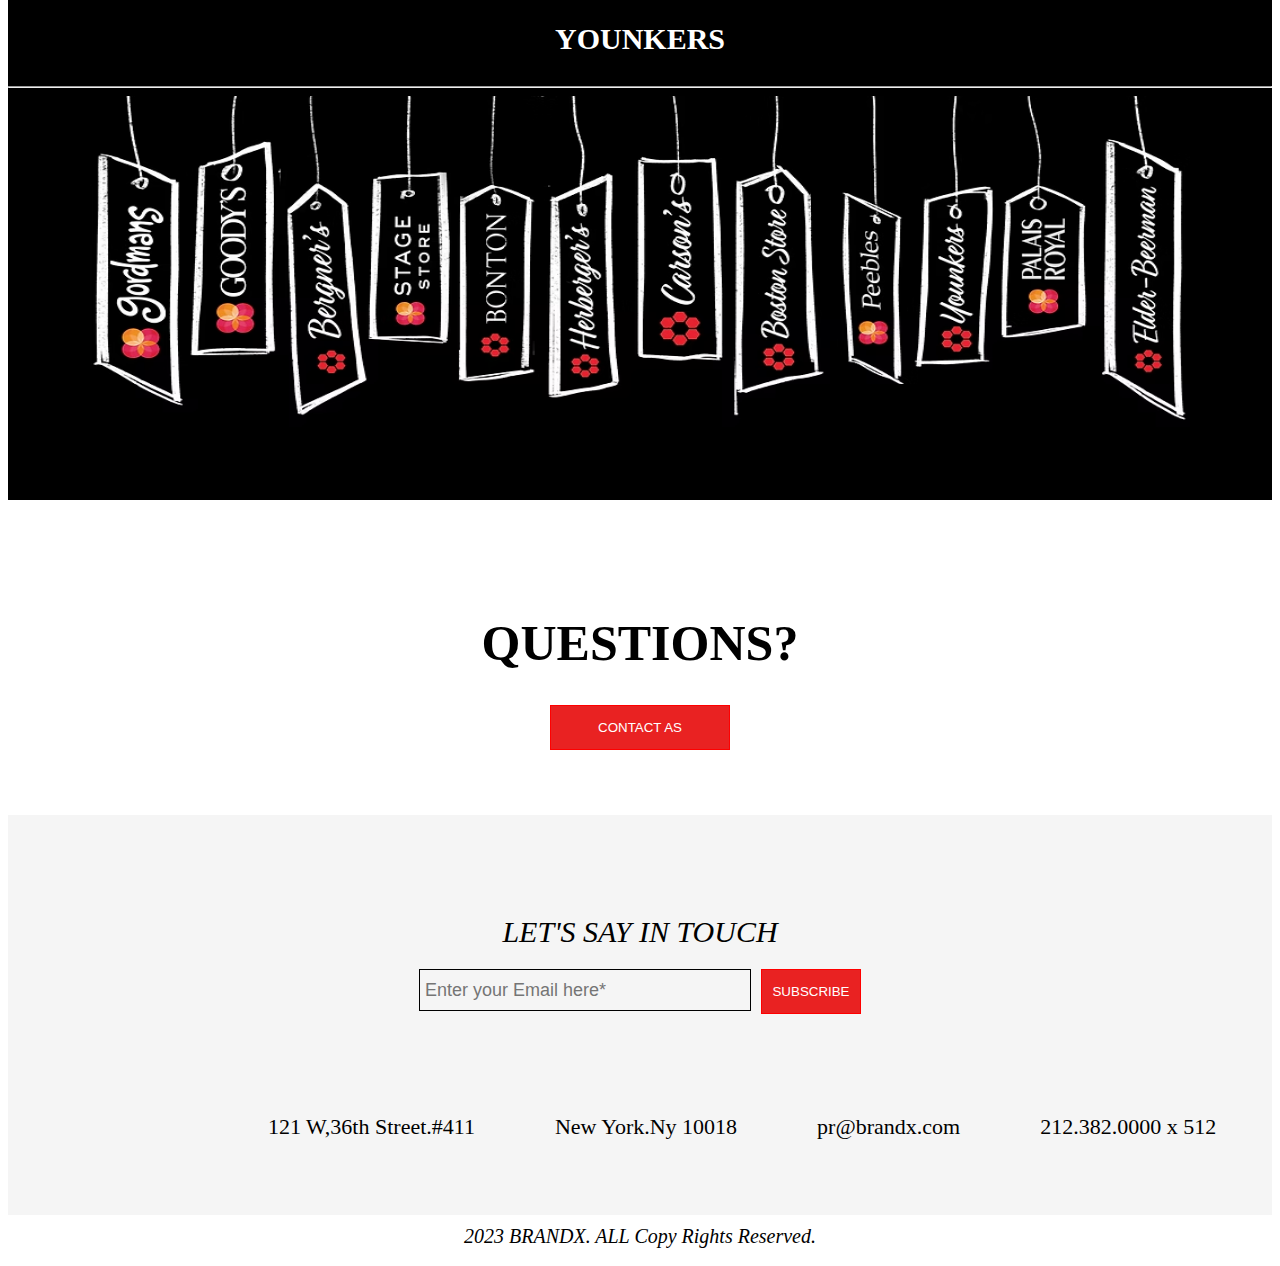
<file: OurStores.html>
<!DOCTYPE html>
<html lang="en">
<head>
    <meta charset="UTF-8">
    <meta name="viewport" content="width=device-width, initial-scale=1.0">
    <title>Document</title>
    <link rel="stylesheet" href="index.css">
    <link rel="stylesheet" href="https://cdnjs.cloudflare.com/ajax/libs/font-awesome/6.6.0/css/all.min.css" integrity="sha512-Kc323vGBEqzTmouAECnVceyQqyqdsSiqLQISBL29aUW4U/M7pSPA/gEUZQqv1cwx4OnYxTxve5UMg5GT6L4JJg==" crossorigin="anonymous" referrerpolicy="no-referrer" />

</head>
<body>
    <header>
        <nav class="navBar">
           
          <a href="./index.html"> <img src="./images/BRAND X logo.png" height="50px" width="140px"></a>
           <ul class="ul">
            <a href="./Market&Data.html"><li>Market & Data</li></a>
            <a href="./Differentiators.html"> <li>Differentiators</li></a>
            <li style="color: red;">Our Stores</li>
            <a href="./contact.html"><li>Contact</li></a>
           </ul>
            
        </nav>
    </header>
    <main>
       <section id="stores-section1">
            <h1>OUR STORES</h1>
       </section>
       <section id="stores-section2">
            <p>NOW OPEN</p>
            <hr class="hr">
            <h2>BONTON</h2>
            <p>COMING SOON</p>
            <hr class="hr">
            <h3>BERGNERS</h3>
            <h3> BOSTON STORE</h3>    
            <h3>CARSONS</h3>   
            <h3> ELDER-BEERMAN</h3>
            <h3>GOODYS</h3>  
            <h3> GORDMANS</h3>  
            <h3>HERBERGERS</h3>  
            <h3>PALAIS ROYAL</h3>  
            <h3>PEEBLES</h3>  
            <h3>STAGE STORE</h3>  
            <h3>YOUNKERS</h3> 
            <hr>
            <img src="./images/marquee4.png" width="1100px" height="350px">  
       </section>
       <section id="stores-section3">
           <h1>QUESTIONS?</h1>
           <a href="./contact.html"> <button>CONTACT AS</button></a>
       </section>
    </main>
    <footer id="footer-section">
        <div id="home-section6">
            <em>LET'S SAY IN TOUCH</em><br>
            <input type="text" placeholder="Enter your Email here*" class="input">
            <input type="button" value="SUBSCRIBE" class="btn">
            <ul id="ul">
                <li class="li"> <i class="fa-brands fa-whatsapp"></i> <i class="fa-brands fa-square-instagram"></i></li>
                <li class="li">121 W,36th Street.#411</li>
                <li class="li">New York.Ny 10018</li>
                <li class="li">pr@brandx.com</li>
                <li class="li">212.382.0000 x 512</li>
            </ul>
        </div>
        <i class="fa-regular fa-copyright"></i>
        <em> 2023 BRANDX. ALL Copy Rights Reserved.</em>
    </footer>
</body>
</html>
</file>
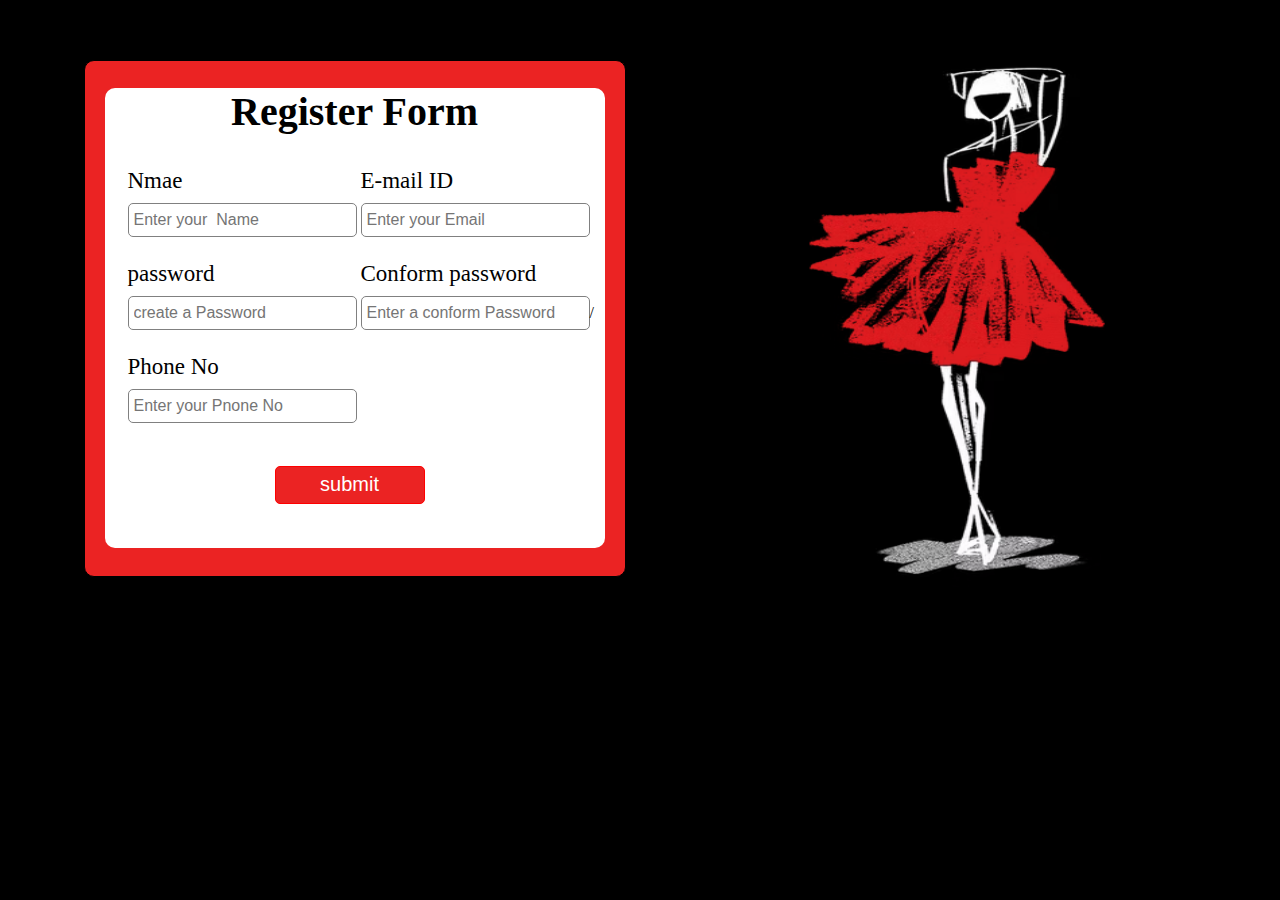
<file: register.html>
<!DOCTYPE html>
<html lang="en">
<head>
    <meta charset="UTF-8">
    <meta name="viewport" content="width=device-width, initial-scale=1.0">
    <title>Register page</title>
    <link rel="stylesheet" href="./register.css">
   
</head>
<body class="body">
    <section id="home-section1">
            <div class="div">
                 <form id="form" name="form" onsubmit="return(validate())" action="./login.html">
                    <h1>Register Form</h1>
                    <table>
                        <tr>
                            <td>
                                 <label>Nmae</label>
                            </td>
                            <td ><label>E-mail ID</label></td>
                         </tr>
                         <tr>
                            <td>
                                <input type="text" class="inp" placeholder="Enter your  Name"  id="name">
                            </td>
                            <td>
                                <input type="email" class="inp" placeholder="Enter your Email" id="email">
                            </td>
                         </tr>
             
                         <tr>
                             <td>
                                <label>password</label>
                             </td>
                             <td>
                                <label>Conform password</label>
                             </td>
                         </tr>
                         <tr>
                            <td>
                                <input type="password" class="inp" placeholder="create a Password" id="password">
                            </td>
                            <td>
                                <input type="password" class="inp"  placeholder="Enter a conform Password" id="Cpassword">/
                             </td>
                        </tr>
                        <tr>
                            <td colspan="2">
                                <label>Phone No</label>
                            </td>
                        </tr>
                        <tr>
                            <td colspan="2">
                                <input type="number" class="inp"  placeholder="Enter your Pnone No" id="phoneNo">
                            </td>
                        </tr>
                     </table>
                     <button class="btn"  >submit</button>
                 </form>
            </div>
            <div class="img">
                <img src="./images/marquee_8.png" height="550px" width="450px">
            </div>
        </section>
</body>
<script src="./index.js"></script>
</html>
</file>
<file: index.css>
.loginbtn{
    width: 100px;
    height: 35px;
    border: 1px solid red;
    border-radius: 5px;
    background-color: #ed3434;
    color: white;
    font-size: 20px;
    margin-left: 1200px;
}


a{
    text-decoration: none;
    color:black;
}
.navBar{
    background-color: white;
    display: flex;
    justify-content: space-around;
    align-items: center;
}
.navBar .ul,li{
    display: flex;
    justify-content: space-around;
    gap: 25px;
    font-size: 23px;
}

#home-section1{
    display: flex;
    justify-content: space-around;
    height: 560px;
    width: 100%;
    background-color: black;
}
#home-section1 .text{
    color: white;
    font-size: 45px;
    padding-top: 45px;
    font-family:cursive;
   
}
#home-section2 h1{

    margin-top: 50px;
    font-size: 60px;
    text-align: center;
}
#home-section2 .imgs{
    display: flex;
    justify-content: space-around;
    text-align: center;
    font-size: 22px;
    margin-left: 100px;
    margin-right: 100px;
    
}
#home-section3{

    height: 500px;
    width: 100%;
    background-color:whitesmoke;
    padding-left: 150px;
    margin-top: 30px;
    margin-bottom: 30px;
    padding-bottom: 20px;
}
#home-section3 h3{
   margin-left: 200px;
    font-size: 50px;
}
#home-section4{

    height: 450px;
    width: 100%;
    background-color: black;
}

#home-section4 .div{

    display: flex;
    justify-content: space-around;
    margin-left: 60px;
    margin-right: 60px;
}
#home-section4 .div .service{

    height: 280px;
    width: 300px;
    background-color: white;
    text-align: center;
    margin-top: 100px;
    font-size: 60px;
    padding-top: 10px;
}
#home-section4 .div .service button{

    height: 50px;
    width: 150px;
    color: white;
    background-color: #e92222;
      border: 1px solid red;
}

#home-section5{

    height: 600px;
    width: 100%;

    text-align: center;
    font-size: 50px;
    padding-top: 100px;
}

#home-section6{
    width: 100%;
    height:300px ;
    background-color:whitesmoke;
    text-align: center;
    padding-top: 100px;
    margin-bottom: 10px;
}
#home-section6 em{
    font-size: 30px;
}
#home-section6 .input{
    height: 30px;
    width: 320px;
    margin-top: 20px;
    padding: 5px;
    font-size: 18px;
    color: black;
    background-color: whitesmoke;
    border: 1px solid black;
}
.input:focus{

    outline: none;
}
#home-section6 .btn{

    height: 45px;
    width: 100px;
    margin-left: 5px;
    background-color: #e92222;
    color: white;
    border: 1px solid red;
}
#home-section6 #ul,.li{

    display: flex;
    margin-top: 50px;
    margin-left: 60px;
    gap: 20px;
    font-size: 22px;
}

#footer-section{

    text-align: center;
    font-size: 20px;
    padding-bottom: 10px;
    padding-top: 5px;
    background-color: white;
}
/*-----------------------------------------------------------------*/
#Market-Data-section1{

    width: 100%;
    height: 330px;
    background-image: url(./images/dfd4fd_1865a6ed450c4bedbf7d4e57c04b25f9~mv2.png);
    background-size: cover;
    background-attachment: fixed;
    padding-top: 100px;
}
#Market-Data-section1  h1{

    font-size: 90px;
    text-align: center;
    
}
#Market-Data-section2{

    width: 100%;
    height: 560px;
}
.Market-Data-section2{

    display: flex;
    justify-content: space-around;
    margin-top: 100px;
    margin-left: 100px;
    margin-right: 100px;
}

.Market-Data-section2 .text-area{
    
    text-align: right;
    
}
.Market-Data-section2 .text-area h1{
    font-size: 55px;
    font-family: Consolas,Regular;
}
.Market-Data-section2 .text-area p{
    font-size: 20px;
    
}
#Market-Data-section3{

    width: 100%;
    height: 540px;
    background-color: black;
    color: white;
    padding-top: 20px;
}
#Market-Data-section3 h1{

    margin-top: 50px;
    font-size: 50px;
    text-align: center;
    font-family: Consolas;
   
}
#Market-Data-section3 .imgs{
    display: flex;
    justify-content: space-around;
    text-align: center;
    font-size: 22px;
    margin-left: 100px;
    margin-right: 100px;    
}
#Market-Data-section3 .imgs .img{

      background-color: black;
}

#Market-Data-section4{
    width: 100%;
    height: 600px;
}

#Market-Data-section4 .Market-Data-section4{
    display:flex;
    justify-content: space-around;
    margin-top: 50px;
    margin-left:100px ;
    margin-right:100px ;
}

.Market-Data-section4 .text-area h1{
 
    font-size: 50px;
    font-family: Consolas,Regular;
}
.Market-Data-section4 .text-area p{
    font-size: 20px;
    
}
.Market-Data-section4 .img-area {
  
  margin-top: 100px; 
   
}

#Market-Data-section5{

    width: 100%;
    height: 230px;
    background-color: black;
    color: white;
    text-align: center;
    padding-top: 40px;
}
#Market-Data-section5 h1{

    font-size: 40px;
    font-family: Consolas,Regular;
}

#Market-Data-section5 button{

    height: 45px;
    width: 180px;
    color: white;
    background-color: #e92222;
      border: 1px solid red;
}

/*------------------------------------------------------------------------------*/
#Differentiators-section1{

    width: 100%;
    height: 350px;
    background-image: url(./images/dfd4fd_1865a6ed450c4bedbf7d4e57c04b25f9~mv2.png);
    background-size: cover;
    background-attachment: fixed;
    padding-top: 100px;
}
#Differentiators-section1  h1{
    font-family: Consolas,Regular;
    font-size: 70px;
    text-align: center;
    
}

#Differentiators-section2 {

    width: 100%;
    height: 550px;
    background-color: black;
    background-image: url(./images/dfd4fd_1865a6ed450c4bedbf7d4e57c04b25f9~mv2.png);
    background-size: 850px;
    background-position-y:200px ;
    background-repeat: no-repeat;
    color: white;
    text-align: right;
   
}
#Differentiators-section2 .Differentiators-section2{

    display: flex;
    justify-content: space-around;
    
}
.Differentiators-section2 .img-area{
    height: 550px;
    width: 100%;   
    padding-left: 150px;    
}

.Differentiators-section2 .text-area{
    height: 550px;
    width: 100%;
    padding-right: 50px;
    padding-top: 30px;
}
.Differentiators-section2 .text-area h1{

    font-size: 55px;
     font-family: Consolas,Regular;
}
.Differentiators-section2 .text-area p{
    font-size: 20px;   
}
#Differentiators-section3{
    width: 100%;
    height: 800px;
    margin-top: 20px;
  
}
#Differentiators-section3  h1{

    font-size: 50px;
     font-family: Consolas,Regular;
     text-align: center;
}
#Differentiators-section3 div{
    
    width:1000px ;
    height: 650px;
    background-image: url(./images/retailing_tandem2.png);
    background-size: cover;
    margin-left: 130px;
}

#Differentiators-section3 div .t1{
    font-size: 35px;
    font-family: Consolas,Regular;
    padding-left: 430px;
    padding-top: 250px;
}
#Differentiators-section3 div .t2{
    font-size: 35px;
    font-family: Consolas,Regular;
    padding-left: 40px;
    padding-top: 290px;
}

#Differentiators-section3 div .t3{
    font-size: 35px;
    font-family: Consolas,Regular;
    padding-left: 800px;
    padding-top: 0px;  
}
#Differentiators-section4{

    text-align: center;
    margin-bottom: 50px;
}
#Differentiators-section4 h2{

    font-size: 25px;
}
#Differentiators-section4 p{
    font-size: 20px;
}

#Differentiators-section5{

    width: 100%;
    height: 530px;
    background-image: url(./images/relentlessly_current_black.png);
    background-size:contain;
    background-repeat: no-repeat;
    background-position-x: 450px;
    background-color: black;
    color: white;
    padding-left: 190px;
   margin-top: 20px;
}
#Differentiators-section5 h1{
    font-size: 60px;
    font-family: Consolas,Regular;
    margin-top: 15px;
}
#Differentiators-section5 P{
    font-size: 21px;
}
#Differentiators-section6{

    width: 100%;
    height: 600px;
    margin-top: 60px;

    
}
#Differentiators-section6 .Differentiators-section6{

    display: flex;
    justify-content: space-around;
}
.Differentiators-section6 .text-area{

    text-align: right;
}
.Differentiators-section6 .text-area h1{
    font-size: 55px;
    font-family: Consolas,Regular;
}
.Differentiators-section6 .text-area p{
    font-size: 20px;
}

#Differentiators-section7{

    width: 100%;
    height: 230px;
    background-color: black;
    color: white;
    text-align: center;
    padding-top: 40px;
}
#Differentiators-section7 h1{

    font-size: 50px;
    font-family: Consolas,Regular;
}

#Differentiators-section7 button{

    height: 45px;
    width: 180px;
    color: white;
    background-color: #e92222;
    border: 1px solid red;
}
/*-----------------------------------------------------------*/
#stores-section1{

    width: 100%;
    height: 330px;
    background-image: url(./images/dfd4fd_1865a6ed450c4bedbf7d4e57c04b25f9~mv2.png);
    background-size: cover;
    background-attachment: fixed;
    padding-top: 100px;
}
#stores-section1  h1{

    font-size: 90px;
    text-align: center;
    font-family: Consolas,Regular;
    
}
#stores-section2{
    width: 100%;
    height: 1550px;
    background-color: black;
    color: white;
    padding-top:40px ;
    text-align: center;
    margin-bottom: 50px;
    
}
#stores-section2 p{

    color: red;
    font-size: 25px;
}
#stores-section2 .hr{

    color: red;
    border: 1px solid red;
    width: 1150px;
    margin-bottom: 50px;
}

#stores-section2 h2{
    font-size: 40px;
    font-family:'Times New Roman', Times, serif;
    margin-bottom: 150px;
}
#stores-section2 h3{
    font-size: 30px;
    font-family: Consolas,Regular;
}
#stores-section3{

    width: 100%;
    height: 230px;
    text-align: center;
    padding-top: 30px;
}
#stores-section3 h1{

    font-size: 50px;
    font-family: Consolas,Regular;
}
#stores-section3 button{

    height: 45px;
    width: 180px;
    color: white;
    background-color: #e92222;
    border: 1px solid red;
}
/*-----------------------------------------------------------*/

#contact-section1{
    width: 100%;
    height: 600px;
    background-color: black;
    color: white;
    text-align: left;
}
#contact-section1 .contact-section1{

    display: flex;
    justify-content: space-around;
    padding-top: 60px;

}
.contact-section1 .txt-area em{
    font-size: 80px;
    font-family: Consolas,Regular;
}
.contact-section1 .txt-area p{
     font-size: 23px;
    
}

#contact-section2{

    width: 100%;
    height: 500px;
    margin-top: 60px;
}
#contact-section2 h1{

    font-size: 60px;
    font-family: Consolas,Regular;
    text-align: center;
}
#contact-section2 .contact-section2{

    display: flex;
    justify-content: space-around;
    margin-top: 30px;
}

.contact-section2 .address-area #icon{

    font-size: 30px;
    margin-bottom: 50px;
}

.contact-section2 .address-area em{
    font-size: 22px;
    margin-left: 50px;
    margin-bottom: 50px;
}

.contact-section2 .form-area table td{

    font-size: 20px;
}
.contact-section2 .form-area #inp{

    width: 200px;
    height: 30px;
    margin-bottom: 20px;
    margin-top: 5px;
    border-radius: 5px;
}
.contact-section2 .form-area #inp1{

    width: 420px;
    height: 30px;
    margin-bottom: 20px;
    margin-top: 5px;
    border-radius: 5px;
}
.contact-section2 .form-area #inp2{

    width: 420px;
    height: 70px;
    margin-bottom: 20px;
    margin-top: 5px;
    border-radius: 5px;
    border: 1px solid gray;
}
#inp,#inp1,#inp2:focus{
    visibility: none;
    border: 1px solid gray;
}

.contact-section2 .form-area button{

    height: 35px;
    width: 130px;
    color: white;
    background-color: #e92222;
    border: 1px solid red;
    font-size: 20px;
    margin-left: 90px;
}
/*-----------------------------------------------------*/
</file>
<file: register.css>
#home-section1{
    display: flex;
    justify-content: space-around;
    height: 600px;
    width: 100%;
    background-color: black;
    margin-top: 40px;
}
.div{
    width: 540px;
    height: 515px;
    margin-top: 20px;
    border: 1px solid black;
    border-radius: 10px;
    margin-left: 10px;
    background-color:#eb2323;
    padding-top: 0%;
}
.div form h1{
    font-size: 40px;
    text-align: center;
    margin-bottom: 30px;
    font-family:cursive;
}
form{
    background-color: white;
    width: 500px;
    height: 460px;
    margin-left: 20px;
    margin-right: 30px;
    border-radius: 10px;
}

form table {
    padding-left: 20px;
   
}
table td label{

    font-size: 23px;
    margin-top: 20px;
    margin-bottom: 5px;
    font-family:cursive;
}
table td .inp{

    width: 220px;
    height: 30px;
    border-radius: 5px;
    border: 1px solid gray;
    margin-bottom: 20px;
    margin-top: 5px;
    padding-left: 5px;
    font-size: 16px
}

table td .inp1{

    width: 450px;
    height: 30px;
    border-radius: 5px;
    border: 1px solid gray;
    margin-bottom: 10px;
    margin-top: 5px;
    padding-left: 5px;
    font-size: 18px;
}

form .btn{

    margin-top: 20px;
    margin-left: 170px;
    width: 150px;
    height: 38px;
    border: 1px solid red;
    background-color:#eb2323;
    border-radius: 5px;
    color: white;
    font-size:20px;
}
.body{

    background-color:black;
}
</file>
